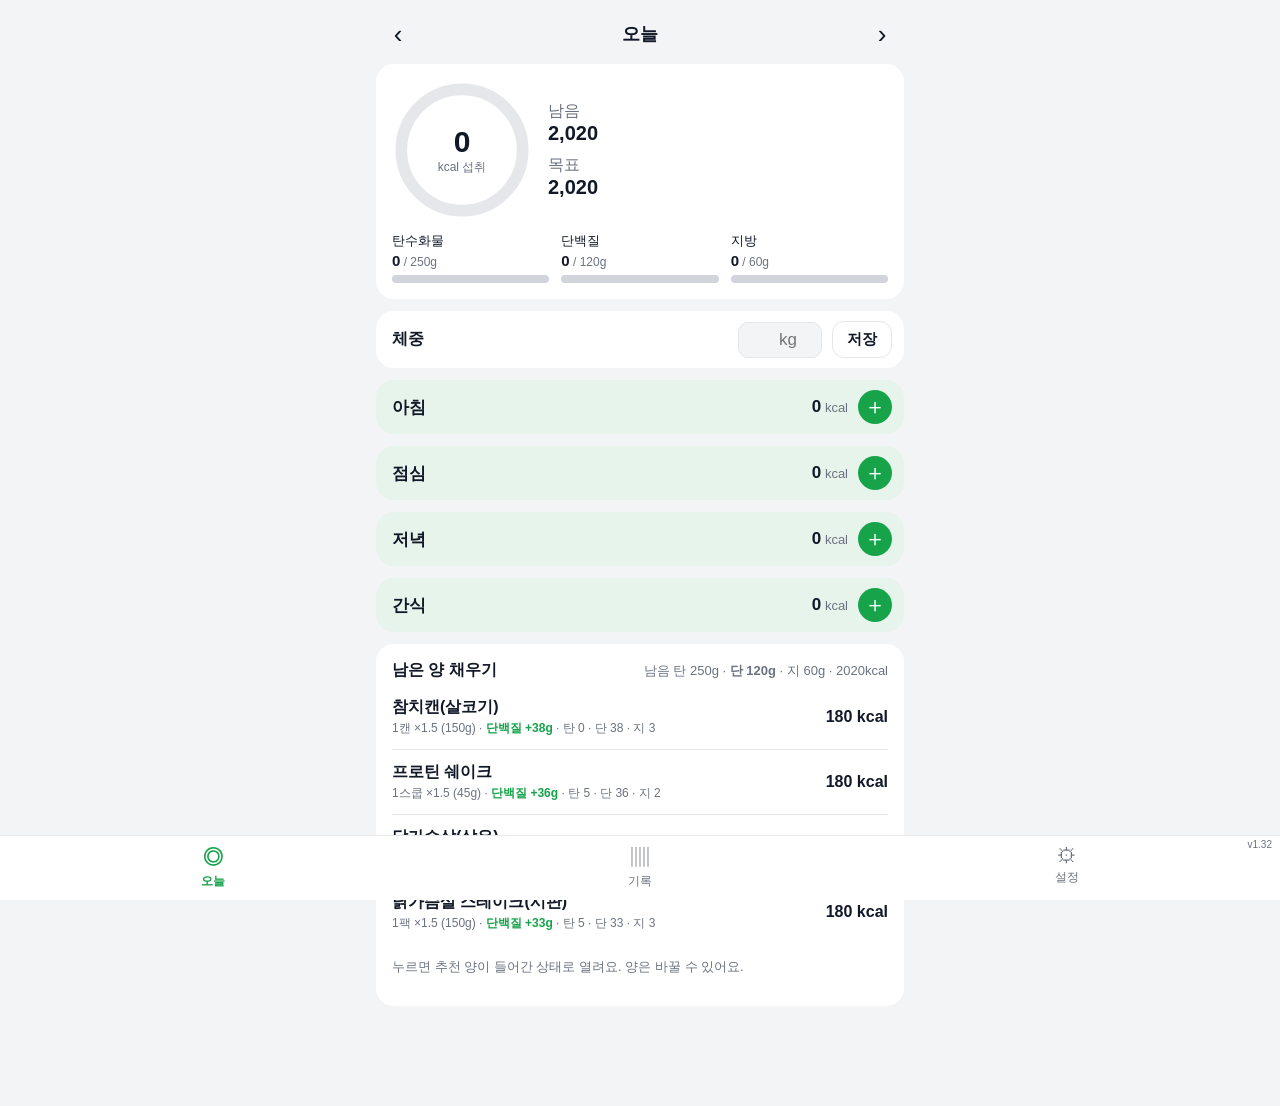
<file: index.html>
<!doctype html>
<html lang="ko">
<head>
  <meta charset="utf-8">
  <meta name="viewport" content="width=device-width, initial-scale=1, viewport-fit=cover">
  <meta name="theme-color" content="#111827">
  <meta name="apple-mobile-web-app-capable" content="yes">
  <meta name="mobile-web-app-capable" content="yes">
  <meta name="apple-mobile-web-app-status-bar-style" content="black-translucent">
  <meta name="apple-mobile-web-app-title" content="Macho">
  <title>Macho</title>
  <link rel="manifest" href="manifest.webmanifest">
  <link rel="apple-touch-icon" href="icons/apple-touch-icon.png">
  <link rel="icon" href="icons/icon-192.png">
  <link rel="stylesheet" href="style.css">
</head>
<body>
  <main id="view-today" class="view active">
    <header class="datebar">
      <button class="icon-btn" id="prev-day" aria-label="이전 날">‹</button>
      <button class="date-label" id="date-label"></button>
      <button class="icon-btn" id="next-day" aria-label="다음 날">›</button>
    </header>

    <section class="card summary">
      <div class="ring-wrap">
        <svg viewBox="0 0 120 120" class="ring">
          <circle cx="60" cy="60" r="52" class="ring-bg"/>
          <circle cx="60" cy="60" r="52" class="ring-fg" id="ring-fg"/>
          <circle cx="112" cy="60" r="6" class="ring-pulse" id="ring-pulse"/>
          <circle cx="112" cy="60" r="6" class="ring-end" id="ring-end"/>
        </svg>
        <div class="ring-text">
          <div class="ring-num" id="kcal-eaten">0</div>
          <div class="ring-sub">kcal 섭취</div>
        </div>
      </div>
      <div class="side-stats">
        <div><span class="muted" id="kcal-left-label">남음</span><b id="kcal-left">0</b></div>
        <div><span class="muted">목표</span><b id="kcal-goal">0</b></div>
      </div>
      <div class="macros">
        <div class="macro" data-m="c"><div class="macro-top"><span>탄수화물</span><span class="mv"></span></div><div class="bar"><i></i></div></div>
        <div class="macro" data-m="p"><div class="macro-top"><span>단백질</span><span class="mv"></span></div><div class="bar"><i></i></div></div>
        <div class="macro" data-m="f"><div class="macro-top"><span>지방</span><span class="mv"></span></div><div class="bar"><i></i></div></div>
      </div>
    </section>

    <section class="card notice" id="backup-banner" hidden>
      <div><b>백업할 때가 됐어요</b><div class="muted small" id="backup-banner-text"></div></div>
      <div class="row">
        <button class="btn primary" id="backup-now">지금 백업</button>
        <button class="btn" id="backup-later">나중에</button>
      </div>
    </section>

    <a class="btn wide sync-btn" id="widget-sync" hidden></a>

    <section class="card weight-card">
      <span class="wc-label">체중</span>
      <span class="wc-diff" id="weight-diff"></span>
      <input type="number" inputmode="decimal" step="0.1" id="weight-input" placeholder="kg" aria-label="체중 (kg)">
      <button class="btn" id="weight-save">저장</button>
    </section>

    <div id="meals"></div>

    <!-- 끼니 칩을 눌러 담은 음식 → 한꺼번에 기록 -->
    <div class="quick-bar" id="quick-bar" hidden>
      <a class="btn primary wide" id="quick-commit" href="#">식단 기록</a>
      <p class="muted small">담은 칩을 다시 누르면 빠져요</p>
    </div>

    <section class="card" id="suggest-card" hidden>
      <div class="sg-head"><h2>남은 양 채우기</h2><span class="muted small" id="suggest-left"></span></div>
      <div id="suggest-list"></div>
      <p class="muted small">누르면 추천 양이 들어간 상태로 열려요. 양은 바꿀 수 있어요.</p>
    </section>
  </main>

  <main id="view-history" class="view">
    <h1 class="title">기록</h1>
    <section class="card">
      <div class="week-head">
        <button class="icon-btn" id="week-prev" aria-label="지난주">‹</button>
        <div class="center"><b id="week-label"></b><div class="muted small" id="week-sub"></div></div>
        <button class="icon-btn" id="week-next" aria-label="다음 주">›</button>
      </div>
      <div id="week-bars"></div>
    </section>
    <section class="card">
      <h2>추세</h2>
      <div class="seg" id="trend-range">
        <button data-range="30" class="active">1개월</button>
        <button data-range="90">3개월</button>
        <button data-range="365">1년</button>
        <button data-range="all">전체</button>
      </div>
      <div class="seg" id="trend-metric">
        <button data-metric="k" class="active">칼로리</button>
        <button data-metric="c">탄수화물</button>
        <button data-metric="p">단백질</button>
        <button data-metric="f">지방</button>
        <button data-metric="w">체중</button>
      </div>
      <div class="trend-stats" id="trend-stats"></div>
      <div class="trend-chart" id="trend-chart"></div>
      <p class="muted small" id="trend-note"></p>
    </section>
  </main>

  <main id="view-settings" class="view">
    <h1 class="title">설정</h1>
    <section class="card">
      <h2>하루 목표</h2>
      <label class="field"><span>탄수화물 (g)</span><input type="number" inputmode="decimal" id="goal-c"></label>
      <label class="field"><span>단백질 (g)</span><input type="number" inputmode="decimal" id="goal-p"></label>
      <label class="field"><span>지방 (g)</span><input type="number" inputmode="decimal" id="goal-f"></label>
      <p class="muted small">칼로리 목표 = 탄×4 + 단×4 + 지×9 = <b id="goal-kcal-calc">0</b> kcal</p>
      <div class="row">
        <button class="btn primary" id="save-goals">목표 저장</button>
        <button class="btn" id="open-goal-calc">내 몸에 맞게 자동 계산</button>
      </div>
    </section>

    <section class="card">
      <h2>아이폰 잠금화면 위젯</h2>
      <ol class="steps small">
        <li>앱스토어에서 무료 앱 <b>Scriptable</b>을 설치해요.</li>
        <li>스크립트가 2개예요. 각각 복사 버튼을 누르고, Scriptable에서 <b>＋</b> → 붙여넣기 → 맨 위 제목을 눌러 이름을 정확히 바꾸고 <b>Done</b>.
          <br>· 칼로리 원형 위젯 → 이름 <b>Macho</b>
          <br>· 탄단지 막대 위젯 → 이름 <b>MachoBar</b></li>
        <li>잠금화면을 길게 누르기 → <b>사용자화</b> → 잠금화면 → 시계 아래 위젯 칸 → <b>Scriptable</b> 직사각형 2개 추가 → 각 위젯을 눌러 Script를 왼쪽 <b>Macho</b>, 오른쪽 <b>MachoBar</b>로 선택. (Parameter 칸은 비워 두세요)</li>
        <li>아래 스위치를 켜면 오늘 화면에 <b>잠금화면에 반영</b> 버튼이 생겨요. 누르면 Scriptable이 잠깐 열렸다가 숫자를 저장해요. 왼쪽 위 <b>◀ Macho</b>를 눌러 돌아오면 돼요.</li>
      </ol>
      <div class="row">
        <button class="btn" data-copy="Macho">칼로리 스크립트 복사<br>(Macho)</button>
        <button class="btn" data-copy="MachoBar">탄단지 스크립트 복사<br>(MachoBar)</button>
      </div>
      <a class="btn wide" href="preview.html">위젯 모양 미리보기</a>
      <label class="switch-row"><span>잠금화면 위젯 사용</span><input type="checkbox" switch id="widget-toggle"></label>
      <label class="switch-row"><span>기록하면 바로 반영<br><small class="muted">추가·수정·삭제할 때 Scriptable이 잠깐 열려요</small></span><input type="checkbox" switch id="autosync-toggle"></label>
      <label class="field"><span>기록 깜빡 알림<br><small class="muted">이 시각까지 기록이 없으면 알려 줘요</small></span>
        <select id="remind-hour">
          <option value="0">끄기</option><option value="19">저녁 7시</option><option value="20">저녁 8시</option>
          <option value="21">밤 9시</option><option value="22">밤 10시</option><option value="23">밤 11시</option>
        </select></label>
      <p class="muted small">알림은 Scriptable이 보내요. 처음 한 번 Scriptable이 알림 권한을 물으면 '허용'을 눌러 주세요. 위젯이 새로 고쳐질 때 확인해서, 정한 시각보다 조금 늦게 올 수 있어요.</p>
      <p class="muted small">위젯 숫자가 바뀌는 시점은 아이폰이 정해서, 반영 후 보통 몇 분 안에 바뀌어요.</p>
    </section>

    <section class="card">
      <h2>잠금화면 알림 <span class="tag">실험</span></h2>
      <p class="muted small">오늘 섭취 현황을 알림으로 띄워 잠금화면에서 볼 수 있게 합니다. 기록할 때마다 갱신됩니다. 안드로이드(크롬)에서 가장 잘 동작하고, 아이폰은 홈 화면에 추가한 뒤에만 가능합니다.</p>
      <label class="switch-row"><span>현황 알림 켜기</span><input type="checkbox" switch id="notify-toggle"></label>
      <p class="muted small" id="notify-status"></p>
    </section>

    <section class="card">
      <h2>내 세트</h2>
      <div id="set-list"></div>
    </section>

    <section class="card">
      <h2>내 음식</h2>
      <div id="custom-list"></div>
    </section>

    <section class="card">
      <h2>백업</h2>
      <p class="muted small">기록은 이 폰의 Macho 안에만 저장돼요. "백업 파일 저장"을 누르고 공유 화면에서 <b>파일에 저장 → iCloud Drive</b>를 고르면 폰을 바꿔도 되살릴 수 있어요. 7일 넘게 백업하지 않으면 오늘 화면에서 알려 줘요.</p>
      <p class="muted small" id="last-backup"></p>
      <div class="row">
        <button class="btn" id="export-btn">백업 파일 저장</button>
        <label class="btn">불러오기<input type="file" id="import-file" accept="application/json" hidden></label>
      </div>
    </section>

    <p class="muted small center" id="version-info"></p>
    <p class="muted small center">음식 데이터: 식품의약품안전처 식품영양성분 DB, 농촌진흥청 국가표준식품성분표<br>바코드 데이터: Open Food Facts (ODbL)</p>
  </main>

  <nav class="tabbar">
    <span class="app-version" id="app-version"></span>
    <button data-view="today" class="active"><span class="ti">◎</span>오늘</button>
    <button data-view="history"><span class="ti">▥</span>기록</button>
    <button data-view="settings"><span class="ti">⚙</span>설정</button>
  </nav>

  <!-- 음식 검색 시트 -->
  <div class="sheet" id="search-sheet" hidden>
    <div class="sheet-head">
      <button class="icon-btn" data-close aria-label="닫기">✕</button>
      <h2 id="search-title">음식 추가</h2>
      <span></span>
    </div>
    <div class="search-row">
      <input type="search" id="search-input" class="search" placeholder="음식 검색 (예: 닭가슴살)" autocomplete="off">
      <button class="btn scan-btn" id="scan-btn" aria-label="바코드 찍기">▥ 바코드</button>
    </div>
    <div class="seg" id="search-tabs">
      <button data-tab="recent" class="active">최근</button>
      <button data-tab="all">전체</button>
      <button data-tab="mine">내 음식</button>
      <button data-tab="sets">세트</button>
    </div>
    <div class="food-list" id="food-list"></div>
    <button class="btn wide" id="custom-btn">＋ 직접 입력하기</button>
    <div class="cart" id="cart" hidden>
      <div class="cart-list" id="cart-list"></div>
      <a class="btn primary wide" id="cart-commit" href="#">식단 기록</a>
    </div>
  </div>

  <!-- 바코드 시트 -->
  <div class="sheet" id="scan-sheet" hidden>
    <div class="sheet-head">
      <button class="icon-btn" data-close aria-label="닫기">✕</button>
      <h2>바코드 찍기</h2>
      <span></span>
    </div>
    <div class="scan-box"><video id="scan-video" playsinline muted></video><div class="scan-frame"></div></div>
    <p class="muted center small" id="scan-status">바코드를 가운데 네모에 맞춰 주세요</p>
    <label class="btn wide">사진으로 찍어서 찾기<input type="file" id="scan-photo" accept="image/*" capture="environment" hidden></label>
    <div class="search-row">
      <input type="text" id="scan-code" class="search" inputmode="numeric" placeholder="바코드 숫자 직접 입력" autocomplete="off">
      <button class="btn" id="scan-go">찾기</button>
    </div>
    <p class="muted small">제품 정보는 Open Food Facts에서 찾아요. 없는 제품은 한 번 직접 입력하면 다음부터 바코드로 바로 나와요.</p>
  </div>

  <!-- 양 선택 시트 -->
  <div class="sheet" id="amount-sheet" hidden>
    <div class="sheet-head">
      <button class="icon-btn" data-close aria-label="닫기">✕</button>
      <h2 id="amount-title"></h2>
      <span></span>
    </div>
    <p class="muted center" id="amount-unit"></p>
    <div class="chips" id="serving-chips"></div>
    <div class="stepper" id="amount-stepper">
      <span id="amount-count-label">개수</span>
      <button type="button" id="count-minus" aria-label="개수 줄이기">−</button>
      <input type="number" inputmode="decimal" id="amount-count" min="0.1" max="20" step="0.1" aria-label="개수">
      <button type="button" id="count-plus" aria-label="개수 늘리기">+</button>
      <span class="muted small">최대 20개</span>
    </div>
    <label class="field big"><span>양 (g)</span><input type="number" inputmode="decimal" id="amount-g"></label>
    <div class="preview" id="amount-preview"></div>
    <div class="seg" id="meal-select"></div>
    <button class="btn primary wide" id="amount-save">추가</button>
    <button class="btn wide" id="amount-edit">영양 정보 고치기</button>
    <button class="btn danger wide" id="amount-delete" hidden>삭제</button>
  </div>

  <!-- 목표 자동 계산 시트 -->
  <div class="sheet" id="goal-sheet" hidden>
    <div class="sheet-head">
      <button class="icon-btn" data-close aria-label="닫기">✕</button>
      <h2>목표 자동 계산</h2>
      <span></span>
    </div>
    <div class="seg" id="gc-sex"><button data-v="m" class="active">남성</button><button data-v="f">여성</button></div>
    <label class="field"><span>나이</span><input type="number" inputmode="numeric" id="gc-age" placeholder="세"></label>
    <label class="field"><span>키 (cm)</span><input type="number" inputmode="decimal" id="gc-h"></label>
    <label class="field"><span>몸무게 (kg)</span><input type="number" inputmode="decimal" id="gc-w"></label>
    <label class="field"><span>활동량</span>
      <select id="gc-act">
        <option value="1.2">거의 안 움직임</option>
        <option value="1.375">가벼운 운동 (주 1~3회)</option>
        <option value="1.55" selected>보통 운동 (주 3~5회)</option>
        <option value="1.725">운동 많이 (주 6~7회)</option>
      </select></label>
    <div class="seg" id="gc-goal"><button data-v="cut">감량</button><button data-v="keep" class="active">유지</button><button data-v="bulk">증량</button></div>
    <div class="preview" id="gc-result"></div>
    <p class="muted small">기초대사량 공식(미플린-세인트 지어)과 활동량으로 계산한 추정치예요. 감량은 20% 적게, 증량은 10% 많게 잡고, 단백질은 몸무게 1kg당 감량 2.0g·유지 1.6g·증량 1.8g, 지방은 칼로리의 25%예요.</p>
    <button class="btn primary wide" id="gc-apply">이 목표로 저장</button>
  </div>

  <!-- 직접 입력 시트 -->
  <div class="sheet" id="custom-sheet" hidden>
    <div class="sheet-head">
      <button class="icon-btn" data-close aria-label="닫기">✕</button>
      <h2>직접 입력</h2>
      <span></span>
    </div>
    <p class="muted small" id="cf-hint">식품 포장지 영양성분표를 보고 입력하세요.</p>
    <label class="field"><span>이름</span><input id="cf-name" placeholder="예: 편의점 닭가슴살 샐러드"></label>
    <label class="field"><span>단위 이름</span><input id="cf-unit" placeholder="예: 1팩"></label>
    <label class="field"><span>1회 제공량 (g)</span><input type="number" inputmode="decimal" id="cf-g" value="100"></label>
    <label class="field"><span>탄수화물 (g)</span><input type="number" inputmode="decimal" id="cf-c"></label>
    <label class="field"><span>단백질 (g)</span><input type="number" inputmode="decimal" id="cf-p"></label>
    <label class="field"><span>지방 (g)</span><input type="number" inputmode="decimal" id="cf-f"></label>
    <label class="field"><span>칼로리 (kcal)</span><input type="number" inputmode="decimal" id="cf-k" placeholder="비우면 자동 계산"></label>
    <label class="switch-row"><span>내 음식에 저장</span><input type="checkbox" switch id="cf-save" checked></label>
    <button class="btn primary wide" id="cf-submit">다음</button>
  </div>

  <div class="toast" id="toast" hidden></div>

  <script src="foods.js"></script>
  <script src="app.js"></script>
</body>
</html>
</file>
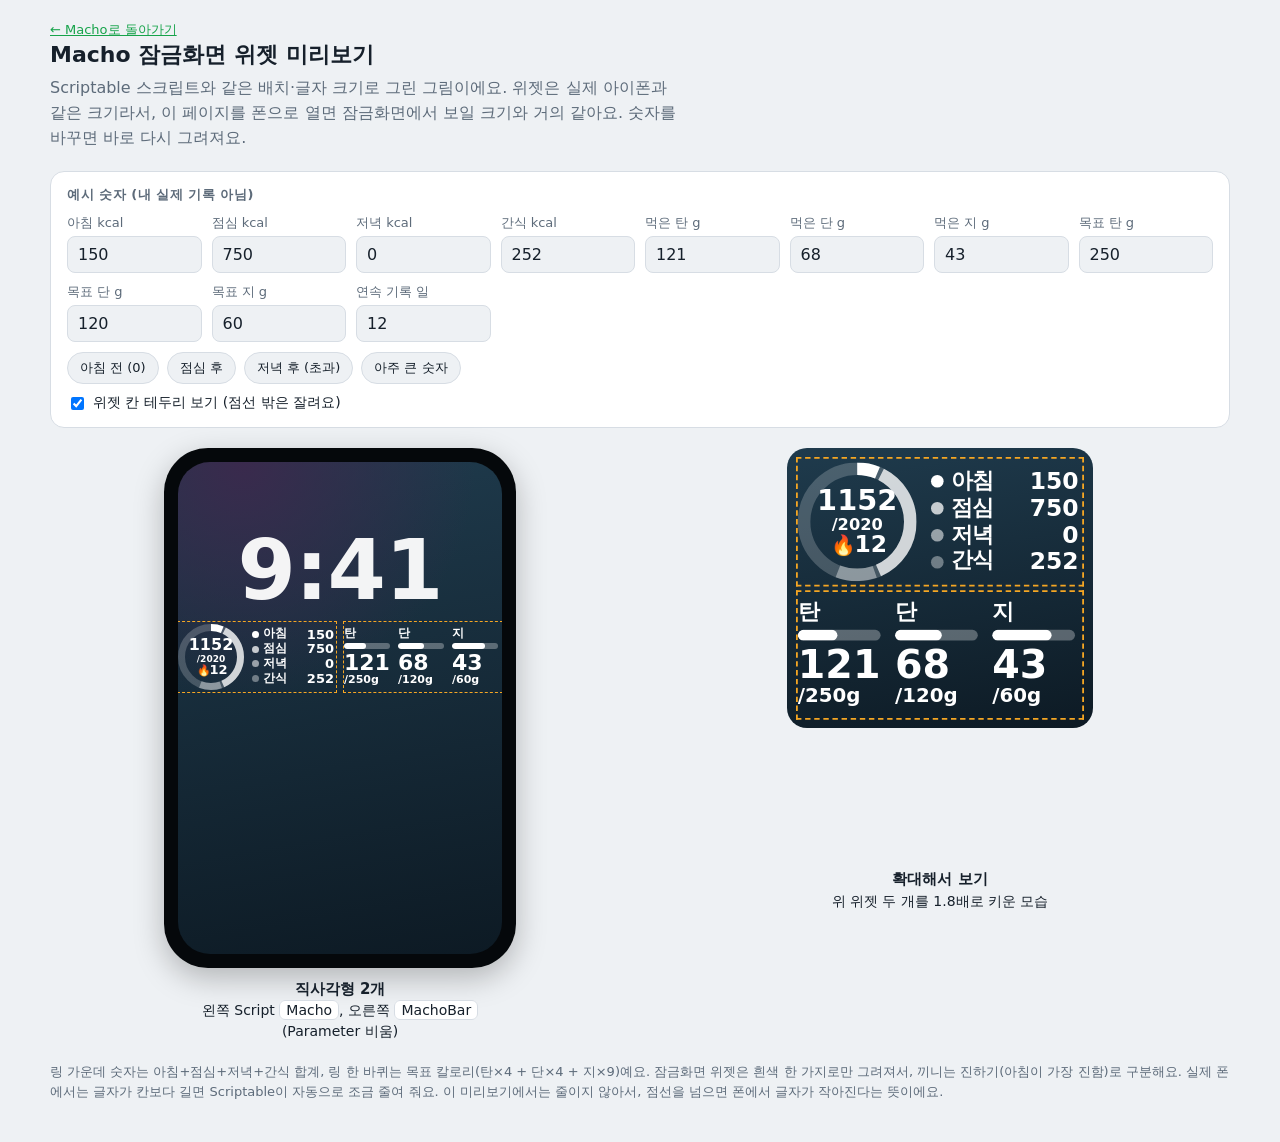
<file: preview.html>
<!doctype html>
<html lang="ko">
<head>
<meta charset="utf-8">
<meta name="viewport" content="width=device-width, initial-scale=1, viewport-fit=cover">
<meta name="robots" content="noindex">
<title>Macho 위젯 미리보기</title>
<style>
/* Layout: 위에 숫자 입력 한 줄, 아래에 잠금화면 목업 2장이 나란히(폰에선 세로로) */
:root {
  --bg: #eef1f4;
  --panel: #ffffff;
  --fg: #16202b;
  --muted: #5d6b7a;
  --line: #d7dde4;
  --accent: #16a34a;
  --wall-a: #1f3b4d;
  --wall-b: #0d1a24;
  --wall-c: #3a2a4d;
  --glass: #ffffff;
  --guide: #f5a623;
  --ui: ui-rounded, "SF Pro Rounded", system-ui, -apple-system, "Apple SD Gothic Neo", "Noto Sans KR", sans-serif;
  --body: -apple-system, system-ui, "Apple SD Gothic Neo", "Noto Sans KR", "Malgun Gothic", sans-serif;
}
@media (prefers-color-scheme: dark) {
  :root:not([data-theme="light"]) { --bg: #0c1117; --panel: #151c25; --fg: #e8edf2; --muted: #93a1b0; --line: #26313d; color-scheme: dark; }
}
:root[data-theme="dark"] { --bg: #0c1117; --panel: #151c25; --fg: #e8edf2; --muted: #93a1b0; --line: #26313d; color-scheme: dark; }

* { box-sizing: border-box; }
body { margin: 0; background: var(--bg); color: var(--fg); font-family: var(--body); padding-inline: 16px; padding-block: 20px 40px; }
.wrap { max-width: 1180px; margin: 0 auto; display: grid; gap: 20px; }
h1 { font-size: 22px; margin: 0; text-wrap: balance; }
.lede { margin: 6px 0 0; color: var(--muted); line-height: 1.55; max-width: 62ch; }

.controls { background: var(--panel); border: 1px solid var(--line); border-radius: 14px; padding: 14px 16px; display: grid; gap: 10px; }
.controls h2 { font-size: 13px; letter-spacing: .04em; color: var(--muted); margin: 0; font-weight: 600; }
.inputs { display: grid; grid-template-columns: repeat(auto-fill, minmax(120px, 1fr)); gap: 10px; }
.inputs label { display: grid; gap: 4px; font-size: 13px; color: var(--muted); }
.inputs input { font: inherit; font-size: 16px; color: var(--fg); background: var(--bg); border: 1px solid var(--line); border-radius: 8px; padding: 8px 10px; width: 100%; font-variant-numeric: tabular-nums; }
.inputs input:focus-visible { outline: 2px solid var(--accent); outline-offset: 1px; }
.opts { display: flex; flex-wrap: wrap; gap: 14px; font-size: 14px; align-items: center; }
.opts label { display: flex; gap: 6px; align-items: center; }
.presets { display: flex; flex-wrap: wrap; gap: 8px; }
.presets button { font: inherit; font-size: 13px; border: 1px solid var(--line); background: var(--bg); color: var(--fg); border-radius: 999px; padding: 6px 12px; cursor: pointer; }
.presets button:focus-visible { outline: 2px solid var(--accent); }

.phones { display: grid; grid-template-columns: repeat(auto-fit, minmax(300px, 1fr)); gap: 20px; }
figure { margin: 0; display: grid; gap: 10px; justify-items: center; }
figcaption { text-align: center; font-size: 14px; line-height: 1.5; max-width: 34ch; }
figcaption b { display: block; font-size: 15px; }
figcaption code { font-family: var(--ui); background: var(--panel); border: 1px solid var(--line); border-radius: 6px; padding: 1px 6px; }

/* 잠금화면 목업: 위젯은 실제 아이폰과 같은 크기(pt = px) */
.phone { width: 352px; max-width: 100%; aspect-ratio: 352 / 520; border-radius: 44px; padding: 14px; background: #05080b; box-shadow: 0 10px 30px rgba(0,0,0,.25); }
.screen { height: 100%; border-radius: 32px; overflow: hidden; color: var(--glass); font-family: var(--ui);
  background: radial-gradient(120% 80% at 20% 0%, var(--wall-c), transparent 60%), linear-gradient(170deg, var(--wall-a), var(--wall-b));
  display: flex; flex-direction: column; align-items: center; padding-top: 44px; }
.inline { font-size: 15px; font-weight: 600; opacity: .92; height: 20px; white-space: nowrap; max-width: 300px; overflow: hidden; }
.clock { font-size: 84px; font-weight: 700; line-height: 1; letter-spacing: -1px; margin: 2px 0 10px; opacity: .95; }
.row { display: flex; gap: 8px; justify-content: center; }

.w { position: relative; overflow: hidden; color: var(--glass); }
.guide .w { outline: 1px dashed var(--guide); outline-offset: 0; }
.rect { width: 158px; height: 70px; padding: 0; display: flex; flex-direction: column; justify-content: center; }
.circ { width: 70px; height: 70px; border-radius: 50%; display: grid; place-items: center; }
.circ svg { position: absolute; inset: 0; }
.circ .in { position: relative; text-align: center; line-height: 1.05; }

.big { font-weight: 700; line-height: 1.05; white-space: nowrap; font-variant-numeric: tabular-nums; }
.sm { font-weight: 600; white-space: nowrap; line-height: 1.15; font-variant-numeric: tabular-nums; }
.bar { background: rgba(255,255,255,.3); border-radius: 99px; overflow: hidden; }
.bar i { display: block; height: 100%; background: var(--glass); border-radius: 99px; }
.hs { display: flex; align-items: flex-end; gap: 4px; }
.cols { display: flex; gap: 6px; }
.col { display: grid; gap: 3px; }
.ctr text { font-family: var(--ui); font-variant-numeric: tabular-nums; }
.mrow { display: flex; align-items: center; gap: 6px; }
.note { color: var(--muted); font-size: 13px; line-height: 1.55; margin: 0; }
</style>
</head>
<body>

<div class="wrap">
  <header>
    <p class="note"><a href="./" style="color:var(--accent)">← Macho로 돌아가기</a></p>
    <h1>Macho 잠금화면 위젯 미리보기</h1>
    <p class="lede">Scriptable 스크립트와 같은 배치·글자 크기로 그린 그림이에요. 위젯은 실제 아이폰과 같은 크기라서, 이 페이지를 폰으로 열면 잠금화면에서 보일 크기와 거의 같아요. 숫자를 바꾸면 바로 다시 그려져요.</p>
  </header>

  <section class="controls" aria-label="예시 숫자">
    <h2>예시 숫자 (내 실제 기록 아님)</h2>
    <div class="inputs">
      <label>아침 kcal<input id="kb" type="number" value="150"></label>
      <label>점심 kcal<input id="kl" type="number" value="750"></label>
      <label>저녁 kcal<input id="kd" type="number" value="0"></label>
      <label>간식 kcal<input id="ks" type="number" value="252"></label>
      <label>먹은 탄 g<input id="c" type="number" value="121"></label>
      <label>먹은 단 g<input id="p" type="number" value="68"></label>
      <label>먹은 지 g<input id="f" type="number" value="43"></label>
      <label>목표 탄 g<input id="gc" type="number" value="250"></label>
      <label>목표 단 g<input id="gp" type="number" value="120"></label>
      <label>목표 지 g<input id="gf" type="number" value="60"></label>
      <label>연속 기록 일<input id="st" type="number" value="12"></label>
    </div>
    <div class="presets">
      <button data-p="0,0,0,0,0,0,0">아침 전 (0)</button>
      <button data-p="150,750,0,252,121,68,43">점심 후</button>
      <button data-p="420,750,680,300,248,131,72">저녁 후 (초과)</button>
      <button data-p="1200,1500,1800,900,1250,1180,960">아주 큰 숫자</button>
    </div>
    <div class="opts">
      <label><input type="checkbox" id="guide" checked> 위젯 칸 테두리 보기 (점선 밖은 잘려요)</label>
    </div>
  </section>

  <div class="phones" id="phones"></div>
  <p class="note">링 가운데 숫자는 아침+점심+저녁+간식 합계, 링 한 바퀴는 목표 칼로리(탄×4 + 단×4 + 지×9)예요. 잠금화면 위젯은 흰색 한 가지로만 그려져서, 끼니는 진하기(아침이 가장 진함)로 구분해요. 실제 폰에서는 글자가 칸보다 길면 Scriptable이 자동으로 조금 줄여 줘요. 이 미리보기에서는 줄이지 않아서, 점선을 넘으면 폰에서 글자가 작아진다는 뜻이에요.</p>
</div>

<script>
const $ = (s) => document.querySelector(s);
const MAC = [['탄', 'c'], ['단', 'p'], ['지', 'f']];
const MEALS = [['아침', 'kb', 1], ['점심', 'kl', 0.75], ['저녁', 'kd', 0.55], ['간식', 'ks', 0.38]];

function data() {
  const n = (id) => Math.max(0, Number($('#' + id).value) || 0);
  const v = { c: n('c'), p: n('p'), f: n('f'), goals: { c: n('gc'), p: n('gp'), f: n('gf') } };
  for (const [, k] of MEALS) v[k] = n(k);
  v.st = Math.round(n('st'));
  v.k = MEALS.reduce((s, [, k]) => s + v[k], 0);
  v.gk = v.goals.c * 4 + v.goals.p * 4 + v.goals.f * 9;
  return v;
}
const pct = (a, b) => Math.max(0, Math.min(1, a / (b || 1))) * 100;
const bar = (frac, w, h) => `<div class="bar" style="width:${w}px;height:${h}px"><i style="width:${frac}%"></i></div>`;
const T = (cls, size, text) => `<span class="${cls}" style="font-size:${size}px">${text}</span>`;

// Macho.js의 mealRing: 끼니별 조각, 한 바퀴 = 목표 (넘으면 비율대로 꽉 채움)
function ring(v, size, lw) {
  const r = size / 2 - lw / 2, len = 2 * Math.PI * r, scale = 1 / Math.max(v.gk || 1, v.k), gap = 0.012;
  let at = 0, segs = '';
  for (const [, k, a] of MEALS) {
    const l = v[k] * scale;
    if (l <= 0) continue;
    const to = Math.min(1, at + l);
    if (to - at > gap * 1.5) segs += `<circle cx="${size / 2}" cy="${size / 2}" r="${r}" fill="none" stroke="rgba(255,255,255,${a})" stroke-width="${lw}"
      stroke-dasharray="${(to - at - gap) * len} ${len}" stroke-dashoffset="${-at * len}" transform="rotate(-90 ${size / 2} ${size / 2})"/>`;
    at = to;
  }
  return `<svg viewBox="0 0 ${size} ${size}" width="${size}" height="${size}" aria-hidden="true">
    <circle cx="${size / 2}" cy="${size / 2}" r="${r}" fill="none" stroke="rgba(255,255,255,.2)" stroke-width="${lw}"/>${segs}</svg>`;
}

// Macho.js: 왼쪽 링 + 오른쪽 끼니별 칼로리
const kcalWidget = (v) => `<div class="w rect"><div style="display:flex;align-items:center;gap:8px">
  <div style="position:relative;width:66px;height:66px;flex:none">${ring(v, 66, 7)}
    <svg class="ctr" viewBox="0 0 66 66" width="66" height="66" style="position:absolute;inset:0" aria-hidden="true">
      <!-- Macho.js drawCenter와 같은 위치 (SF 글꼴 기준 바닥선: 16pt→26.2, 9pt→37.6, 13pt→49.9) -->
      <text x="33" y="26.2" text-anchor="middle" fill="#fff" font-size="16" font-weight="700">${Math.round(v.k)}</text>
      <text x="33" y="37.6" text-anchor="middle" fill="#fff" font-size="9" font-weight="600">/${Math.round(v.gk)}</text>
      ${(() => { const nw = String(v.st).length * 8, left = (66 - (12 + 1 + nw)) / 2;
        return `<text x="${left}" y="50" font-size="11">🔥</text>
        <text x="${left + 13}" y="49.9" fill="#fff" font-size="13" font-weight="700">${v.st}</text>`; })()}
    </svg></div>
  <div style="display:grid;gap:1px;width:82px;flex:none">${MEALS.map(([name, k, a]) => `<div style="display:flex;align-items:center;gap:4px">
    <span style="width:7px;height:7px;border-radius:50%;background:rgba(255,255,255,${a});flex:none"></span>${T('sm', 12, name)}<span style="flex:1"></span>${T('big', 13, Math.round(v[k]))}</div>`).join('')}</div>
</div></div>`;

// MachoBar.js: 세 칸 + 막대
const barWidget = (v) => `<div class="w rect"><div class="cols">${MAC.map(([l, k]) => `<div class="col" style="gap:0;width:48px;flex:none">
  ${T('sm', 12, l)}<div style="height:2px"></div>${bar(pct(v[k], v.goals[k]), 46, 6)}<div style="height:2px"></div>${T('big', 22, Math.round(v[k]))}${T('sm', 11, '/' + Math.round(v.goals[k]) + 'g')}
</div>`).join('')}</div></div>`;

const phone = (v, widgets, title, how) => `<figure>
  <div class="phone"><div class="screen">
    <div class="inline"></div>
    <div class="clock">9:41</div>
    <div class="row">${widgets}</div>
  </div></div>
  <figcaption><b>${title}</b>${how}</figcaption></figure>`;

function render() {
  const v = data();
  $('#phones').innerHTML =
    phone(v, kcalWidget(v) + barWidget(v), '직사각형 2개',
      '왼쪽 Script <code>Macho</code>, 오른쪽 <code>MachoBar</code> (Parameter 비움)') +
    `<figure><div style="width:${170 * 1.8}px;max-width:100%;height:${156 * 1.8}px;border-radius:20px;overflow:hidden;background:linear-gradient(170deg,var(--wall-a),var(--wall-b))">
        <div style="transform:scale(1.8);transform-origin:top left;width:170px;padding:6px;display:grid;gap:4px">${kcalWidget(v)}${barWidget(v)}</div></div>
      <figcaption><b>확대해서 보기</b>위 위젯 두 개를 1.8배로 키운 모습</figcaption></figure>`;
  document.body.classList.toggle('guide', $('#guide').checked);
}
document.querySelectorAll('input').forEach((el) => el.addEventListener('input', render));
document.querySelectorAll('[data-p]').forEach((b) => b.addEventListener('click', () => {
  const ids = ['kb', 'kl', 'kd', 'ks', 'c', 'p', 'f'];
  b.dataset.p.split(',').forEach((x, i) => ($('#' + ids[i]).value = x));
  render();
}));
render();
</script>
</body>
</html>
</file>
<file: style.css>
:root {
  --bg: #f3f4f6;
  --card: #ffffff;
  --text: #111827;
  --muted: #6b7280;
  --line: #e5e7eb;
  --accent: #16a34a;
  --c: #d97706;
  --p: #3b82f6;
  --f: #ec4899;
  --danger: #dc2626;
  --over: #ff0000;   /* 초과: 새빨간색 (2026-10-03) */
  --track: #d1d5db;  /* 탄단지 막대의 안 채워진 부분 — 배경과 확실히 구분되게 */
  --head: #e7f4eb;   /* 끼니 제목 띠 */
  --w: #7c3aed;      /* 체중 그래프 */
}
@media (prefers-color-scheme: dark) {
  :root {
    --bg: #0b0f17;
    --card: #161b26;
    --text: #f3f4f6;
    --muted: #9ca3af;
    --line: #273042;
    --track: #3b4557;
    --head: #1a2b22;
    --w: #a78bfa;
  }
}
[hidden] { display: none !important; }
* { box-sizing: border-box; -webkit-tap-highlight-color: transparent; }
html, body { margin: 0; background: var(--bg); color: var(--text); }
body {
  font-family: -apple-system, BlinkMacSystemFont, "Apple SD Gothic Neo", "Noto Sans KR", "Malgun Gothic", sans-serif;
  padding: env(safe-area-inset-top) 0 calc(72px + env(safe-area-inset-bottom));
  max-width: 560px; margin: 0 auto;
}
button, input { font: inherit; color: inherit; }
button { cursor: pointer; }
.view { display: none; padding: 8px 16px 16px; }
.view.active { display: block; }
.title { font-size: 22px; margin: 12px 0; }
h2 { font-size: 16px; margin: 0 0 12px; }
.muted { color: var(--muted); }
.small { font-size: 13px; line-height: 1.5; }
.center { text-align: center; }
.tag { font-size: 11px; background: var(--c); color: #fff; padding: 2px 6px; border-radius: 6px; vertical-align: middle; }

.card { background: var(--card); border-radius: 18px; padding: 16px; margin-bottom: 12px; }

/* 날짜 */
.datebar { display: flex; align-items: center; justify-content: space-between; padding: 4px 0 8px; }
.date-label { background: none; border: 0; font-size: 18px; font-weight: 700; }
.icon-btn { background: none; border: 0; font-size: 26px; width: 44px; height: 44px; border-radius: 50%; }
.icon-btn:active { background: var(--line); }

/* 요약 */
.summary { display: grid; grid-template-columns: auto 1fr; gap: 12px 16px; align-items: center; }
.ring-wrap { position: relative; width: 140px; height: 140px; }
.ring { width: 100%; height: 100%; transform: rotate(-90deg); overflow: visible; }
.ring circle { fill: none; stroke-width: 10; }
.ring-bg { stroke: var(--line); }
.ring-fg { stroke: var(--accent); stroke-linecap: round; transition: stroke-dashoffset .4s, stroke .2s; }
.ring-fg.over { stroke: var(--over); }
/* 펄스: 채워진 끝에 점 + 퍼져 나가는 링 */
.ring .ring-end { fill: var(--accent); stroke: var(--card); stroke-width: 2.5; }
.ring .ring-pulse { fill: none; stroke: var(--accent); stroke-width: 3; transform-box: fill-box; transform-origin: center; animation: ring-pulse 1.8s ease-out infinite; }
.ring.over .ring-end { fill: var(--over); }
.ring.over .ring-pulse { stroke: var(--over); }
@keyframes ring-pulse { 0% { transform: scale(.7); opacity: .85; } 100% { transform: scale(2.6); opacity: 0; } }
.ring-text { position: absolute; inset: 0; display: flex; flex-direction: column; align-items: center; justify-content: center; }
.ring-num { font-size: 30px; font-weight: 800; }
.ring-sub { font-size: 12px; color: var(--muted); }
.side-stats { display: grid; gap: 10px; }
.side-stats div { display: flex; flex-direction: column; }
.side-stats b { font-size: 20px; }
.macros { grid-column: 1 / -1; display: grid; grid-template-columns: repeat(3, 1fr); gap: 12px; }
.macro-top { display: flex; flex-direction: column; font-size: 13px; margin-bottom: 6px; }
.macro-top .mv { color: var(--text); font-size: 15px; font-weight: 600; margin-top: 2px; }
.macro-top .mv-goal { color: var(--muted); font-size: 12px; font-weight: 400; }
.bar { height: 8px; background: var(--track); border-radius: 4px; }
.bar i { position: relative; display: block; height: 100%; width: 0; border-radius: 4px; transition: width .4s; }
.bar i::after { content: ""; position: absolute; right: -6px; top: 50%; width: 12px; height: 12px; margin-top: -6px; box-sizing: border-box; border: 2px solid var(--card); border-radius: 50%; background: currentColor; animation: bar-pulse 1.8s ease-out infinite; }
.bar i.zero::after { display: none; }
@keyframes bar-pulse { 0% { box-shadow: 0 0 0 0 color-mix(in srgb, currentColor 60%, transparent); } 100% { box-shadow: 0 0 0 9px color-mix(in srgb, currentColor 0%, transparent); } }
@media (prefers-reduced-motion: reduce) { .ring .ring-pulse { display: none; } .bar i::after { animation: none; } }
.macro[data-m="c"] .bar i { background: var(--c); color: var(--c); }
.macro[data-m="p"] .bar i { background: var(--p); color: var(--p); }
.macro[data-m="f"] .bar i { background: var(--f); color: var(--f); }
.over-text { color: var(--over); }
/* 초과하면 섭취 숫자만 빨갛게 (목표 숫자는 그대로) */
.macro.over .mv-now { color: var(--over); font-weight: 800; }

/* 식사 */
.card.meal { padding: 0; overflow: hidden; }
.meal-head { display: flex; justify-content: space-between; align-items: center; gap: 8px; padding: 10px 12px 10px 16px; background: var(--head); }
.meal-title { display: flex; align-items: baseline; gap: 6px; }
.meal-head h2 { margin: 0; font-size: 17px; font-weight: 800; }
.meal-count { font-size: 12px; color: var(--muted); }
.meal-right { display: flex; align-items: center; gap: 10px; }
.meal-kcal { color: var(--muted); font-size: 13px; white-space: nowrap; }
.meal-kcal b { color: var(--text); font-size: 17px; font-variant-numeric: tabular-nums; }
.add-btn { background: var(--accent); color: #fff; border: 0; border-radius: 50%; width: 34px; height: 34px; font-size: 22px; line-height: 1; flex: none; }
.meal-items { padding: 0 16px; }
.meal .entry:first-of-type { margin-top: 0; border-top: 0; }
.meal .entry-name { font-weight: 500; }
.meal .entry-kcal { font-weight: 500; }
.entry { display: flex; justify-content: space-between; align-items: center; padding: 10px 0; border-top: 1px solid var(--line); gap: 8px; }
.entry:first-of-type { margin-top: 10px; }
.entry-name { font-weight: 600; }
.entry-sub { font-size: 12px; color: var(--muted); margin-top: 2px; }
.entry-kcal { white-space: nowrap; font-weight: 600; }
/* 먹은 음식: 왼쪽으로 밀면 오른쪽에 빨간 − 버튼 */
.swipe-row { position: relative; overflow: hidden; border-top: 1px solid var(--line); }
.meal-items .swipe-row:first-child { border-top: 0; }
.swipe-row .entry { position: relative; z-index: 1; margin-top: 0; border-top: 0; background: var(--card); touch-action: pan-y; will-change: transform; }
.swipe-row [data-haptic-trigger] { touch-action: pan-y; }
.entry-del { position: absolute; top: 0; right: 0; bottom: 0; width: 72px; border: 0; background: var(--danger); color: #fff; font-size: 30px; font-weight: 700; line-height: 1; }

/* 기록 */
.hist-row { display: grid; grid-template-columns: 54px 1fr 64px; align-items: center; gap: 8px; padding: 8px 0; font-size: 14px; }
.hist-bar { height: 14px; background: var(--line); border-radius: 7px; position: relative; overflow: hidden; display: flex; }
.hist-bar i { display: block; height: 100%; }
.hist-goal { position: absolute; top: -2px; bottom: -2px; width: 2px; background: var(--text); opacity: .5; }
.hist-kcal { text-align: right; }
.legend { display: flex; gap: 12px; font-size: 12px; color: var(--muted); margin-top: 8px; flex-wrap: wrap; }
.legend span::before { content: ""; display: inline-block; width: 10px; height: 10px; border-radius: 3px; margin-right: 4px; background: var(--dot); }
.week-head { display: grid; grid-template-columns: 44px 1fr 44px; align-items: center; margin-bottom: 4px; }
.week-head .icon-btn:disabled { opacity: .25; }
.hist-row { width: 100%; background: none; border: 0; text-align: left; border-radius: 8px; }
.hist-row:active { background: var(--line); }
.hist-row.future { opacity: .4; }
.hist-row.today span:first-child { font-weight: 700; color: var(--accent); }
.trend-stats { display: grid; grid-template-columns: repeat(3, 1fr); gap: 8px; margin: 4px 0 8px; }
.trend-stats div { display: flex; flex-direction: column; }
.trend-stats b { font-size: 18px; font-variant-numeric: tabular-nums; }
.trend-stats span { font-size: 12px; color: var(--muted); }
.trend-chart { position: relative; touch-action: pan-y; }
.trend-chart svg { display: block; width: 100%; overflow: visible; }
.trend-chart text { fill: var(--muted); font-size: 10px; font-variant-numeric: tabular-nums; }
.trend-tip { position: absolute; top: 0; transform: translateX(-50%); background: var(--text); color: var(--card); font-size: 12px; padding: 4px 8px; border-radius: 8px; white-space: nowrap; pointer-events: none; }
.avg { margin-top: 14px; padding-top: 12px; border-top: 1px solid var(--line); font-size: 14px; line-height: 1.7; }

/* 탭바 */
.tabbar { position: fixed; bottom: 0; left: 0; right: 0; display: flex; background: var(--card); border-top: 1px solid var(--line); padding-bottom: env(safe-area-inset-bottom); z-index: 5; }
.app-version { position: absolute; right: 8px; top: 3px; font-size: 10px; color: var(--muted); pointer-events: none; font-variant-numeric: tabular-nums; }
.tabbar button { flex: 1; background: none; border: 0; padding: 8px 0 10px; font-size: 12px; color: var(--muted); display: flex; flex-direction: column; align-items: center; gap: 2px; }
.tabbar .ti { font-size: 20px; }
.tabbar button.active { color: var(--accent); font-weight: 700; }

/* 시트 */
.sheet { position: fixed; inset: 0; background: var(--bg); z-index: 10; overflow-y: auto; padding: calc(env(safe-area-inset-top) + 4px) 16px calc(24px + env(safe-area-inset-bottom)); max-width: 560px; margin: 0 auto; }
.sheet[hidden] { display: none; }
.sheet-head { display: grid; grid-template-columns: 44px 1fr 44px; align-items: center; margin-bottom: 8px; }
.sheet-head h2 { text-align: center; margin: 0; font-size: 17px; }
.search { width: 100%; padding: 12px 14px; border-radius: 12px; border: 1px solid var(--line); background: var(--card); font-size: 16px; }
.search-row { display: flex; gap: 8px; margin-top: 8px; }
.search-row:first-of-type { margin-top: 0; }
.search-row .search { flex: 1; min-width: 0; }
.scan-btn { white-space: nowrap; padding: 0 14px; }
.scan-box { position: relative; width: 100%; aspect-ratio: 4 / 3; background: #000; border-radius: 16px; overflow: hidden; margin: 4px 0 8px; }
.scan-box video { width: 100%; height: 100%; object-fit: cover; display: block; }
.scan-frame { position: absolute; left: 12%; right: 12%; top: 32%; bottom: 32%; border: 3px solid var(--accent); border-radius: 12px; box-shadow: 0 0 0 999px rgba(0,0,0,.35); }
.src { display: inline-block; font-size: 11px; padding: 0 6px; border-radius: 6px; background: var(--line); color: var(--muted); margin-right: 4px; vertical-align: 1px; }
.miss { color: var(--over); }
/* 끼니 바로가기 줄 (세트·어제 그대로·자주 먹는 것) */
.quick { display: flex; gap: 6px; overflow-x: auto; padding: 8px 16px; scrollbar-width: none; }
.quick::-webkit-scrollbar { display: none; }
.chip { flex: none; border: 1px solid var(--line); background: var(--card); color: var(--text); border-radius: 999px; padding: 6px 11px; font-size: 13px; white-space: nowrap; }
.chip.set { border-color: var(--accent); color: var(--accent); font-weight: 600; }
.chip.copy { background: var(--head); border-color: transparent; }
.meal-foot { display: flex; justify-content: flex-end; padding: 0 16px 8px; }
.link-btn { background: none; border: 0; color: var(--muted); font-size: 13px; padding: 4px 0; }
/* 체중 */
.weight-card { display: flex; align-items: center; gap: 10px; padding: 10px 12px 10px 16px; }
.wc-label { font-weight: 700; }
.wc-diff { flex: 1; font-size: 13px; color: var(--muted); }
#weight-input { width: 84px; text-align: right; font-size: 17px; border: 1px solid var(--line); border-radius: 10px; padding: 7px 9px; background: var(--bg); }
#weight-save { padding: 8px 14px; }
/* 백업 알림 */
.notice { display: grid; gap: 10px; border: 1px solid var(--accent); }
/* 추천 */
.sg-head { display: flex; justify-content: space-between; align-items: baseline; gap: 8px; flex-wrap: wrap; margin-bottom: 4px; }
.sg-head h2 { margin: 0; }
#suggest-list .food-item { padding-left: 0; padding-right: 0; }
.fill { color: var(--accent); font-weight: 600; }
.field select { flex: 1; min-width: 0; text-align: right; text-align-last: right; border: 0; background: none; font-size: 16px; color: var(--text); }
.seg { display: flex; background: var(--line); border-radius: 12px; padding: 3px; margin: 12px 0; }
.seg button { flex: 1; border: 0; background: none; padding: 8px 0; border-radius: 10px; font-size: 14px; }
.seg button.active { background: var(--card); font-weight: 700; box-shadow: 0 1px 3px rgba(0,0,0,.12); }
.food-list { background: var(--card); border-radius: 14px; overflow: hidden; margin-bottom: 12px; }
.food-item { display: flex; justify-content: space-between; align-items: center; padding: 12px 14px; border-bottom: 1px solid var(--line); width: 100%; background: none; border-left: 0; border-right: 0; border-top: 0; text-align: left; gap: 8px; }
.food-item:last-child { border-bottom: 0; }
.food-item:active { background: var(--line); }
.empty { padding: 20px; text-align: center; color: var(--muted); font-size: 14px; }

.chips { display: flex; gap: 8px; flex-wrap: wrap; justify-content: center; margin: 8px 0 12px; }
.chips button { border: 1px solid var(--line); background: var(--card); border-radius: 999px; padding: 8px 14px; font-size: 14px; }
.chips button.active { border-color: var(--accent); color: var(--accent); font-weight: 700; }

.stepper { display: flex; align-items: center; gap: 8px; background: var(--card); border-radius: 12px; padding: 10px 14px; margin-bottom: 8px; }
.stepper > span:first-child { font-size: 15px; white-space: nowrap; flex: 1; }
.stepper button { width: 40px; height: 40px; border-radius: 999px; border: 1px solid var(--line); background: var(--bg, #fff); font-size: 22px; line-height: 1; font-weight: 600; }
.stepper button:disabled { opacity: .35; }
.stepper input { width: 64px; text-align: center; border: 0; background: none; font-size: 22px; font-weight: 700; outline: none; -moz-appearance: textfield; }
.stepper input::-webkit-outer-spin-button, .stepper input::-webkit-inner-spin-button { -webkit-appearance: none; margin: 0; }

.field { display: flex; justify-content: space-between; align-items: center; gap: 12px; padding: 10px 0; border-bottom: 1px solid var(--line); }
.field span { font-size: 15px; white-space: nowrap; }
.field input { flex: 1; min-width: 0; text-align: right; border: 0; background: none; font-size: 16px; padding: 4px 0; outline: none; }
.field.big input { font-size: 26px; font-weight: 700; }
.sheet .field { background: var(--card); padding: 12px 14px; border-radius: 12px; border: 0; margin-bottom: 8px; }

.preview { display: grid; grid-template-columns: repeat(4, 1fr); gap: 6px; background: var(--card); border-radius: 14px; padding: 14px 6px; margin: 12px 0; text-align: center; }
.preview b { display: block; font-size: 18px; }
.preview span { font-size: 12px; color: var(--muted); }

.btn { display: inline-flex; align-items: center; justify-content: center; border: 1px solid var(--line); background: var(--card); border-radius: 12px; padding: 12px 16px; font-size: 15px; font-weight: 600; }
.btn.primary { background: var(--accent); color: #fff; border-color: var(--accent); }
.btn.danger { color: var(--danger); }
.btn.wide { width: 100%; margin-top: 8px; }
.row { display: flex; gap: 8px; }
.row .btn { flex: 1; }
.switch-row { display: flex; justify-content: space-between; align-items: center; padding: 10px 0; }
.switch-row input { accent-color: var(--accent); }
.switch-row input:not([switch]) { width: 22px; height: 22px; }
[data-haptic-trigger] { position: absolute; inset: 0; touch-action: manipulation; -webkit-tap-highlight-color: transparent; }
[data-haptic-trigger] input { position: absolute; width: 1px; height: 1px; margin: 0; visibility: hidden; }
.sheet .switch-row { background: var(--card); padding: 12px 14px; border-radius: 12px; margin-bottom: 8px; }
.sync-btn { margin: 0 0 12px; text-decoration: none; }
.sync-btn.pending { background: var(--text); color: var(--card); border-color: var(--text); }
.sync-btn.done { color: var(--muted); }
.steps { padding-left: 20px; margin: 0 0 12px; }
.steps li { margin-bottom: 6px; }
.del-x { border: 0; background: none; color: var(--danger); font-size: 14px; padding: 6px; }

.toast { position: fixed; left: 50%; bottom: calc(90px + env(safe-area-inset-bottom)); transform: translateX(-50%); background: #111827; color: #fff; padding: 10px 16px; border-radius: 999px; font-size: 14px; z-index: 20; white-space: nowrap; }

/* 검색 창 아래 담은 음식 + 식단 기록 버튼 */
.cart { position: sticky; bottom: calc(-24px - env(safe-area-inset-bottom)); margin: 12px -16px calc(-24px - env(safe-area-inset-bottom)); padding: 10px 16px calc(14px + env(safe-area-inset-bottom)); background: var(--card); border-top: 1px solid var(--line); box-shadow: 0 -6px 16px rgba(0,0,0,.08); }
.cart[hidden] { display: none; }
.cart-list { max-height: 30vh; overflow-y: auto; }
.cart-meal { display: flex; flex-wrap: wrap; align-items: center; gap: 6px; margin-bottom: 6px; font-size: 14px; }
.cart-meal > b { margin-right: 2px; }
.cart-item { display: inline-flex; align-items: center; gap: 4px; background: var(--head); border-radius: 999px; padding: 4px 4px 4px 10px; font-size: 13px; }
.cart-item small { color: var(--muted); }
.cart-item button { border: 0; background: none; color: var(--muted); width: 22px; height: 22px; padding: 0; font-size: 12px; }
.cart .btn.wide { margin-top: 4px; }
body:has(#search-sheet:not([hidden]) .cart:not([hidden])) .toast { bottom: auto; top: calc(env(safe-area-inset-top) + 64px); }
#cart-commit { text-decoration: none; }

/* 오늘 화면: 끼니 칩을 담았을 때 탭바 위에 뜨는 식단 기록 버튼 */
.chip.picked { background: var(--accent); border-color: var(--accent); color: #fff; font-weight: 600; }
.quick-bar { position: fixed; left: 0; right: 0; bottom: calc(67px + env(safe-area-inset-bottom)); max-width: 560px; margin: 0 auto; padding: 10px 16px 8px; background: var(--card); border-top: 1px solid var(--line); box-shadow: 0 -6px 16px rgba(0,0,0,.08); z-index: 4; text-align: center; }
.quick-bar[hidden] { display: none; }
.quick-bar p { margin: 4px 0 0; }
#quick-commit { text-decoration: none; }
body:has(#view-today.active .quick-bar:not([hidden])) { padding-bottom: calc(160px + env(safe-area-inset-bottom)); }
body:has(#view-today.active .quick-bar:not([hidden])) .toast { bottom: calc(160px + env(safe-area-inset-bottom)); }
</file>
